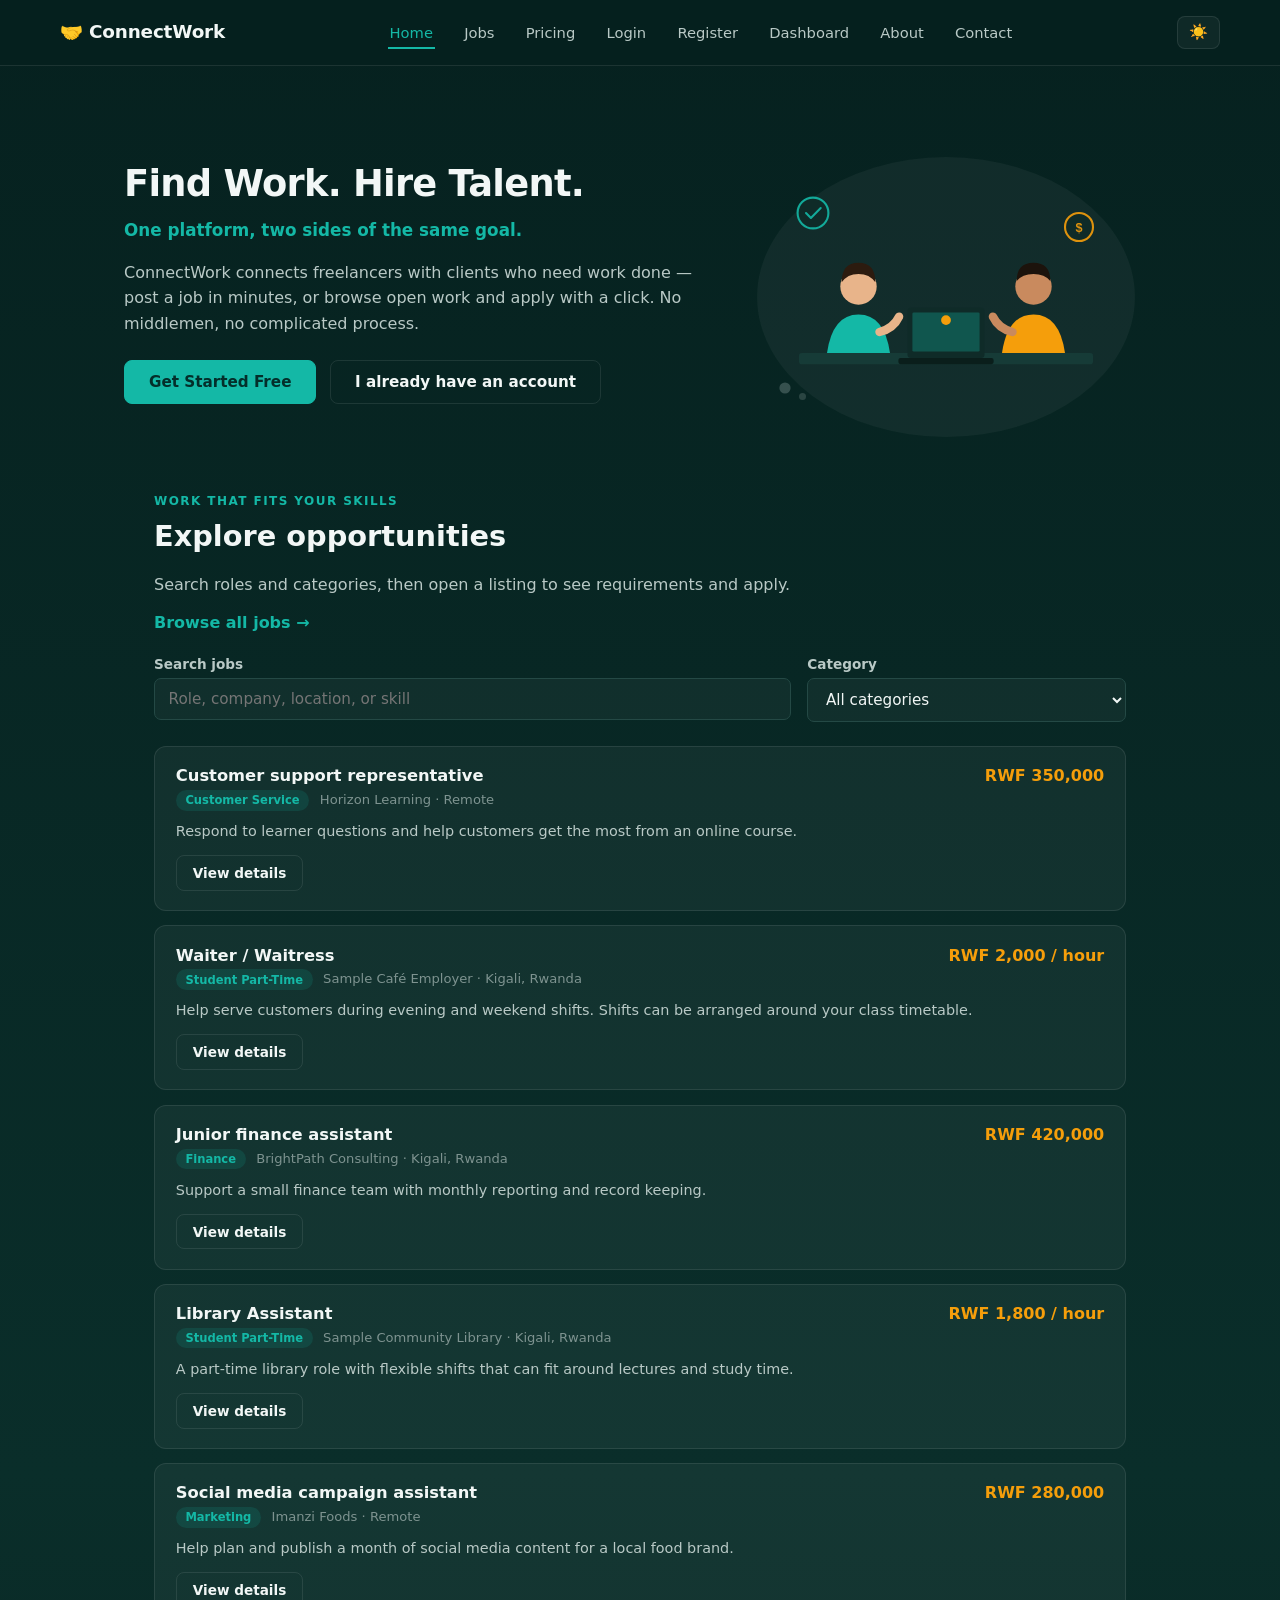
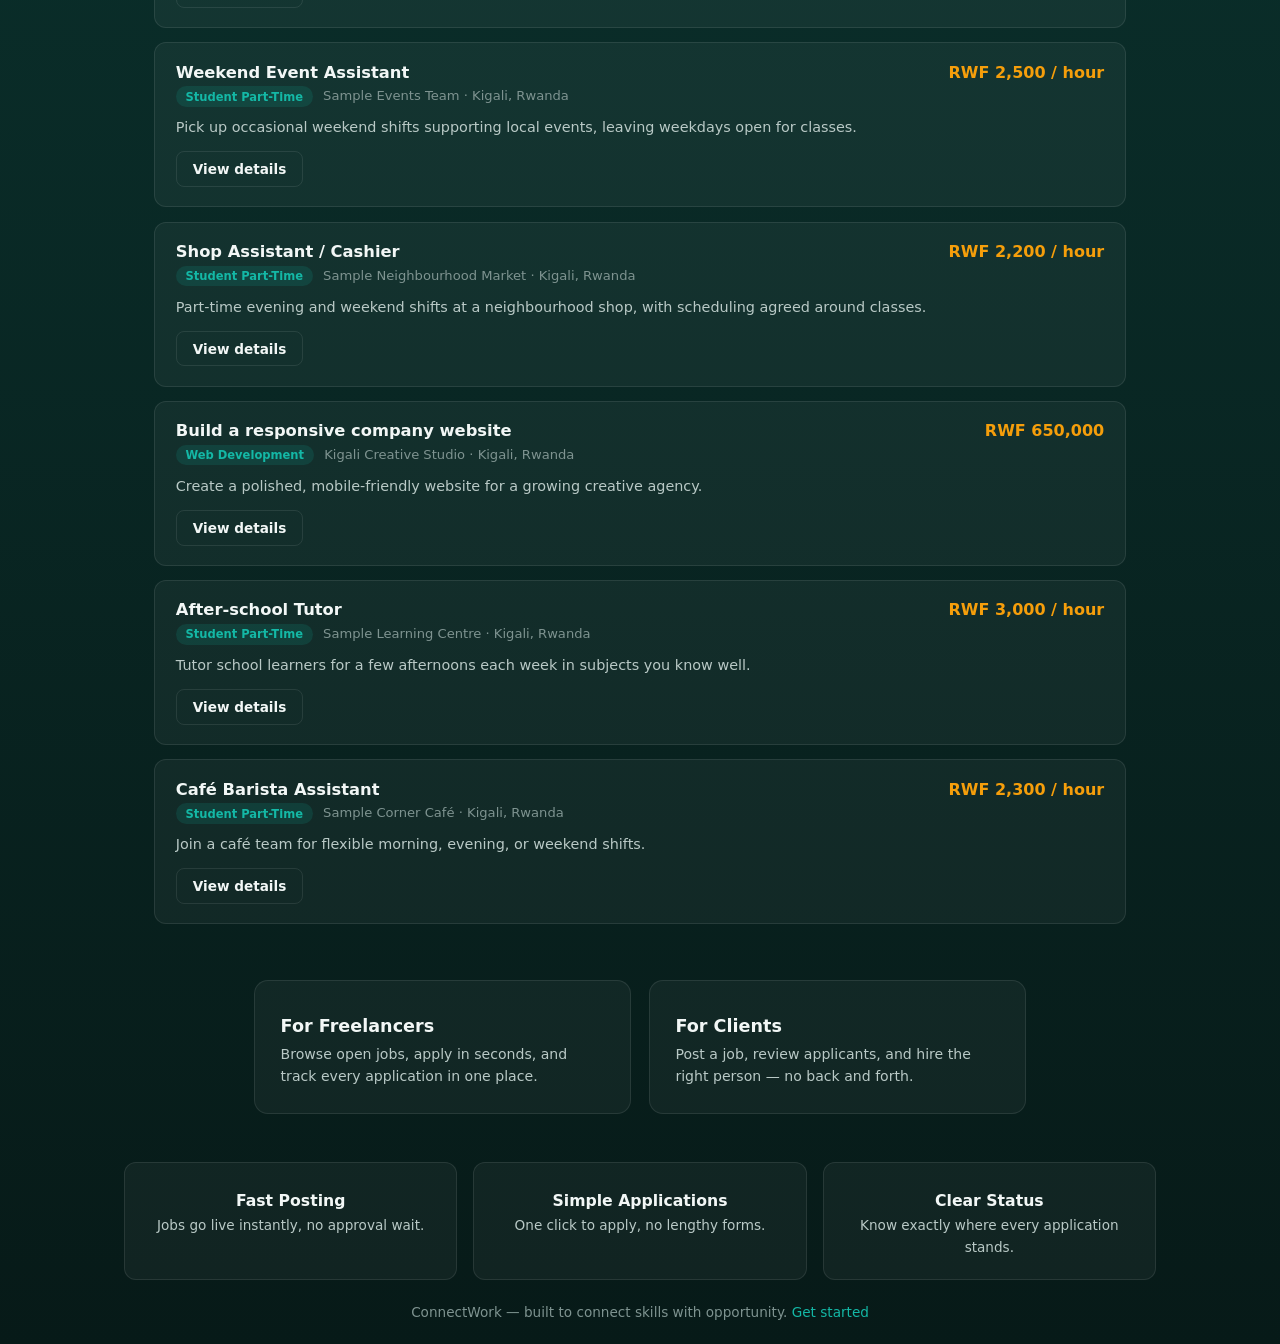
<file: index.html>
<!DOCTYPE html>
<html lang="en">
<head>
  <meta charset="UTF-8" />
  <meta name="viewport" content="width=device-width, initial-scale=1.0" />
  <title>ConnectWork — Find Work. Hire Talent.</title>
  <link rel="stylesheet" href="style.css" />
</head>
<body>
  <nav class="navbar">
    <div class="nav-container">
      <a href="index.html" class="nav-brand">🤝 ConnectWork</a>
      <ul class="nav-menu">
        <li><a href="index.html" class="active">Home</a></li>
        <li><a href="jobs.html">Jobs</a></li>
        <li><a href="pricing.html">Pricing</a></li>
        <li><a href="login.html">Login</a></li>
        <li><a href="register.html">Register</a></li>
        <li><a href="dashboard.html">Dashboard</a></li>
        <li><a href="about.html">About</a></li>
        <li><a href="contact.html">Contact</a></li>
      </ul>
      <button class="theme-toggle" id="themeToggle" title="Toggle theme" aria-label="Toggle color theme">🌙</button>
    </div>
  </nav>

  <section class="hero">
    <div class="hero-text">
      <h1>Find Work. Hire Talent.</h1>
      <p class="tagline">One platform, two sides of the same goal.</p>
      <p>
        ConnectWork connects freelancers with clients who need work done —
        post a job in minutes, or browse open work and apply with a click.
        No middlemen, no complicated process.
      </p>
      <div class="btn-row">
        <a href="register.html" class="btn">Get Started Free</a>
        <a href="login.html" class="btn btn-outline">I already have an account</a>
      </div>
    </div>

    <div class="hero-illustration-wrap">
      <svg class="hero-illustration" viewBox="0 0 600 460" xmlns="http://www.w3.org/2000/svg">
        <ellipse cx="300" cy="250" rx="270" ry="200" fill="var(--card-bg)" />

        <!-- desk/table -->
        <rect x="90" y="330" width="420" height="16" rx="4" fill="#163b37" />

        <!-- laptop center -->
        <rect x="245" y="265" width="110" height="72" rx="5" fill="#0f2b28" />
        <rect x="252" y="272" width="96" height="56" rx="2" fill="var(--primary)" opacity="0.3" />
        <rect x="232" y="337" width="136" height="9" rx="3" fill="#0a1e1b" />

        <!-- left person (freelancer) -->
        <circle cx="175" cy="235" r="26" fill="#e8b48a" />
        <path d="M151 229 q0 -28 24 -28 q24 0 24 28 q-8 -12 -24 -12 q-16 0 -24 12 z" fill="#2c1b0f" />
        <path d="M130 330 q8 -55 45 -55 q37 0 45 55 z" fill="var(--primary)" />
        <path d="M205 300 q20 -5 28 -22" stroke="#e8b48a" stroke-width="12" fill="none" stroke-linecap="round" />

        <!-- right person (client) -->
        <circle cx="425" cy="235" r="26" fill="#c98a5e" />
        <path d="M401 227 q0 -26 24 -26 q24 0 24 26 q-8 -10 -24 -10 q-16 0 -24 10 z" fill="#1c130c" />
        <path d="M380 330 q8 -55 45 -55 q37 0 45 55 z" fill="var(--accent)" />
        <path d="M395 300 q-20 -5 -28 -22" stroke="#c98a5e" stroke-width="12" fill="none" stroke-linecap="round" />

        <!-- handshake spark -->
        <circle cx="300" cy="283" r="7" fill="var(--accent)" />

        <!-- floating icons -->
        <g opacity="0.9">
          <circle cx="110" cy="130" r="22" fill="#0f2b28" stroke="var(--primary)" stroke-width="3" />
          <path d="M100 130 l7 7 l14 -14" stroke="var(--primary)" stroke-width="3" fill="none" stroke-linecap="round" stroke-linejoin="round" />
        </g>
        <g opacity="0.9">
          <circle cx="490" cy="150" r="20" fill="#0f2b28" stroke="var(--accent)" stroke-width="3" />
          <text x="490" y="157" font-size="18" text-anchor="middle" fill="var(--accent)" font-family="sans-serif" font-weight="700">$</text>
        </g>
        <circle cx="70" cy="380" r="8" fill="var(--text-muted)" opacity="0.4" />
        <circle cx="95" cy="392" r="5" fill="var(--text-muted)" opacity="0.3" />
      </svg>
    </div>
  </section>

  <section class="page-content page-wide home-jobs">
    <div class="page-intro">
      <p class="eyebrow">Work that fits your skills</p>
      <h2>Explore opportunities</h2>
      <p>Search roles and categories, then open a listing to see requirements and apply.</p>
      <a href="jobs.html" class="text-link">Browse all jobs →</a>
    </div>
    <div class="job-filters">
      <div class="form-group">
        <label for="jobSearch">Search jobs</label>
        <input id="jobSearch" type="search" placeholder="Role, company, location, or skill" />
      </div>
      <div class="form-group">
        <label for="categoryFilter">Category</label>
        <select id="categoryFilter"></select>
      </div>
    </div>
    <ul class="job-list" id="jobsList" aria-live="polite"></ul>
  </section>

  <div class="role-grid">
    <div class="role-card">
      <div class="role-icon"></div>
      <h3>For Freelancers</h3>
      <p>Browse open jobs, apply in seconds, and track every application in one place.</p>
    </div>
    <div class="role-card">
      <div class="role-icon"></div>
      <h3>For Clients</h3>
      <p>Post a job, review applicants, and hire the right person — no back and forth.</p>
    </div>
  </div>

  <div class="feature-grid">
    <div class="feature-card">
      <div class="emoji"></div>
      <h4>Fast Posting</h4>
      <p>Jobs go live instantly, no approval wait.</p>
    </div>
    <div class="feature-card">
      <div class="emoji"></div>
      <h4>Simple Applications</h4>
      <p>One click to apply, no lengthy forms.</p>
    </div>
    <div class="feature-card">
      <div class="emoji"></div>
      <h4>Clear Status</h4>
      <p>Know exactly where every application stands.</p>
    </div>
  </div>

  <footer>
    ConnectWork — built to connect skills with opportunity. <a href="register.html">Get started</a>
  </footer>

  <script src="app.js"></script>
</body>
</html>
</file>
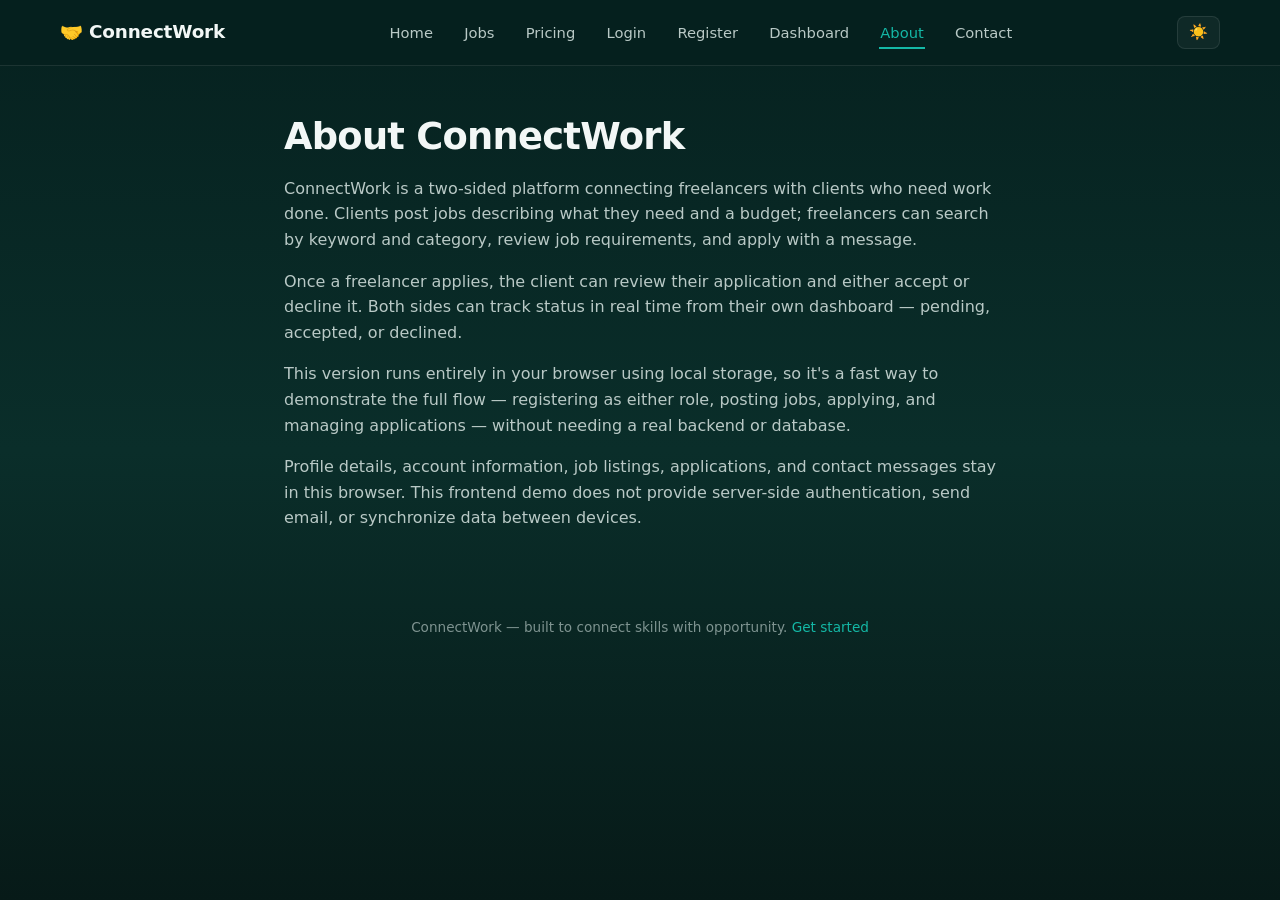
<file: about.html>
<!DOCTYPE html>
<html lang="en">
<head>
  <meta charset="UTF-8" />
  <meta name="viewport" content="width=device-width, initial-scale=1.0" />
  <title>ConnectWork — About</title>
  <link rel="stylesheet" href="style.css" />
</head>
<body>
  <nav class="navbar">
    <div class="nav-container">
      <a href="index.html" class="nav-brand">🤝 ConnectWork</a>
      <ul class="nav-menu">
        <li><a href="index.html">Home</a></li>
        <li><a href="jobs.html">Jobs</a></li>
        <li><a href="pricing.html">Pricing</a></li>
        <li><a href="login.html">Login</a></li>
        <li><a href="register.html">Register</a></li>
        <li><a href="dashboard.html">Dashboard</a></li>
        <li><a href="about.html" class="active">About</a></li>
        <li><a href="contact.html">Contact</a></li>
      </ul>
      <button class="theme-toggle" id="themeToggle" title="Toggle theme" aria-label="Toggle color theme">🌙</button>
    </div>
  </nav>

  <main class="page-content">
    <h1>About ConnectWork</h1>
    <p>
      ConnectWork is a two-sided platform connecting freelancers with clients
      who need work done. Clients post jobs describing what they need and a
      budget; freelancers can search by keyword and category, review job
      requirements, and apply with a message.
    </p>
    <p>
      Once a freelancer applies, the client can review their application and
      either accept or decline it. Both sides can track status in real time
      from their own dashboard — pending, accepted, or declined.
    </p>
    <p>
      This version runs entirely in your browser using local storage, so it's
      a fast way to demonstrate the full flow — registering as either role,
      posting jobs, applying, and managing applications — without needing a
      real backend or database.
    </p>
    <p>
      Profile details, account information, job listings, applications, and
      contact messages stay in this browser. This frontend demo does not
      provide server-side authentication, send email, or synchronize data
      between devices.
    </p>
  </main>

  <footer>
    ConnectWork — built to connect skills with opportunity. <a href="register.html">Get started</a>
  </footer>

  <script src="app.js"></script>
</body>
</html>
</file>
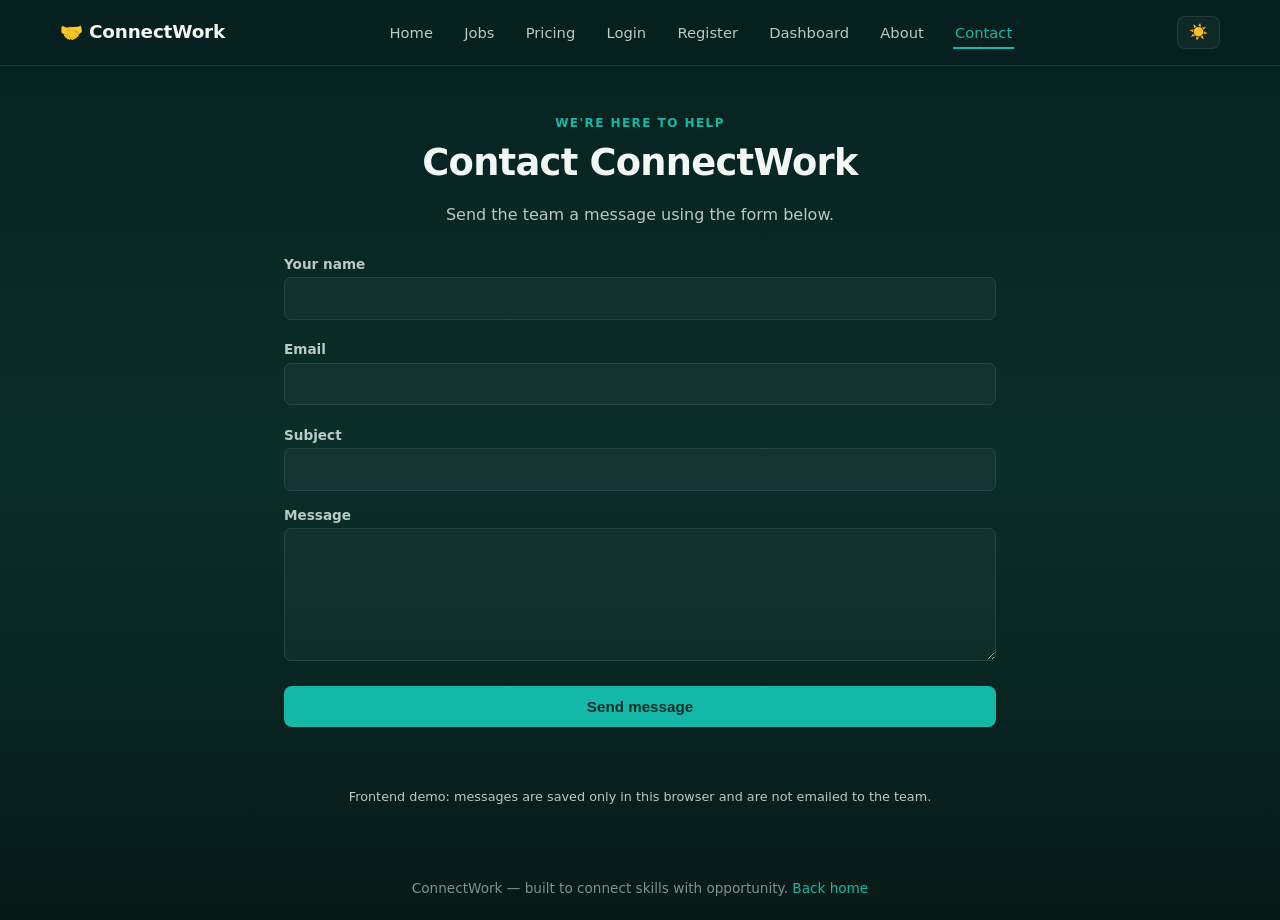
<file: contact.html>
<!DOCTYPE html>
<html lang="en">
<head>
  <meta charset="UTF-8" />
  <meta name="viewport" content="width=device-width, initial-scale=1.0" />
  <title>ConnectWork — Contact</title>
  <link rel="stylesheet" href="style.css" />
</head>
<body>
  <nav class="navbar">
    <div class="nav-container">
      <a href="index.html" class="nav-brand">🤝 ConnectWork</a>
      <ul class="nav-menu">
        <li><a href="index.html">Home</a></li>
        <li><a href="jobs.html">Jobs</a></li>
        <li><a href="pricing.html">Pricing</a></li>
        <li><a href="login.html">Login</a></li>
        <li><a href="register.html">Register</a></li>
        <li><a href="dashboard.html">Dashboard</a></li>
        <li><a href="about.html">About</a></li>
        <li><a href="contact.html" class="active">Contact</a></li>
      </ul>
      <button class="theme-toggle" id="themeToggle" title="Toggle theme" aria-label="Toggle color theme">🌙</button>
    </div>
  </nav>

  <main class="page-content center">
    <p class="eyebrow">We're here to help</p>
    <h1>Contact ConnectWork</h1>
    <p>Send the team a message using the form below.</p>
    <form class="auth-form form-wide" id="contactForm" novalidate>
      <div class="form-group">
        <label for="contactName">Your name</label>
        <input id="contactName" type="text" required maxlength="100" autocomplete="name" />
        <p class="error-text" id="contactNameError"></p>
      </div>
      <div class="form-group">
        <label for="contactEmail">Email</label>
        <input id="contactEmail" type="email" required maxlength="254" autocomplete="email" />
        <p class="error-text" id="contactEmailError"></p>
      </div>
      <div class="form-group">
        <label for="contactSubject">Subject</label>
        <input id="contactSubject" type="text" maxlength="120" />
      </div>
      <div class="form-group">
        <label for="contactMessage">Message</label>
        <textarea id="contactMessage" rows="6" required maxlength="2000"></textarea>
        <p class="error-text" id="contactMessageError"></p>
      </div>
      <button class="btn" type="submit">Send message</button>
      <p class="success-text" id="contactSuccess" role="status"></p>
      <p class="form-note">Frontend demo: messages are saved only in this browser and are not emailed to the team.</p>
    </form>
  </main>

  <footer>ConnectWork — built to connect skills with opportunity. <a href="index.html">Back home</a></footer>
  <script src="app.js"></script>
</body>
</html>
</file>
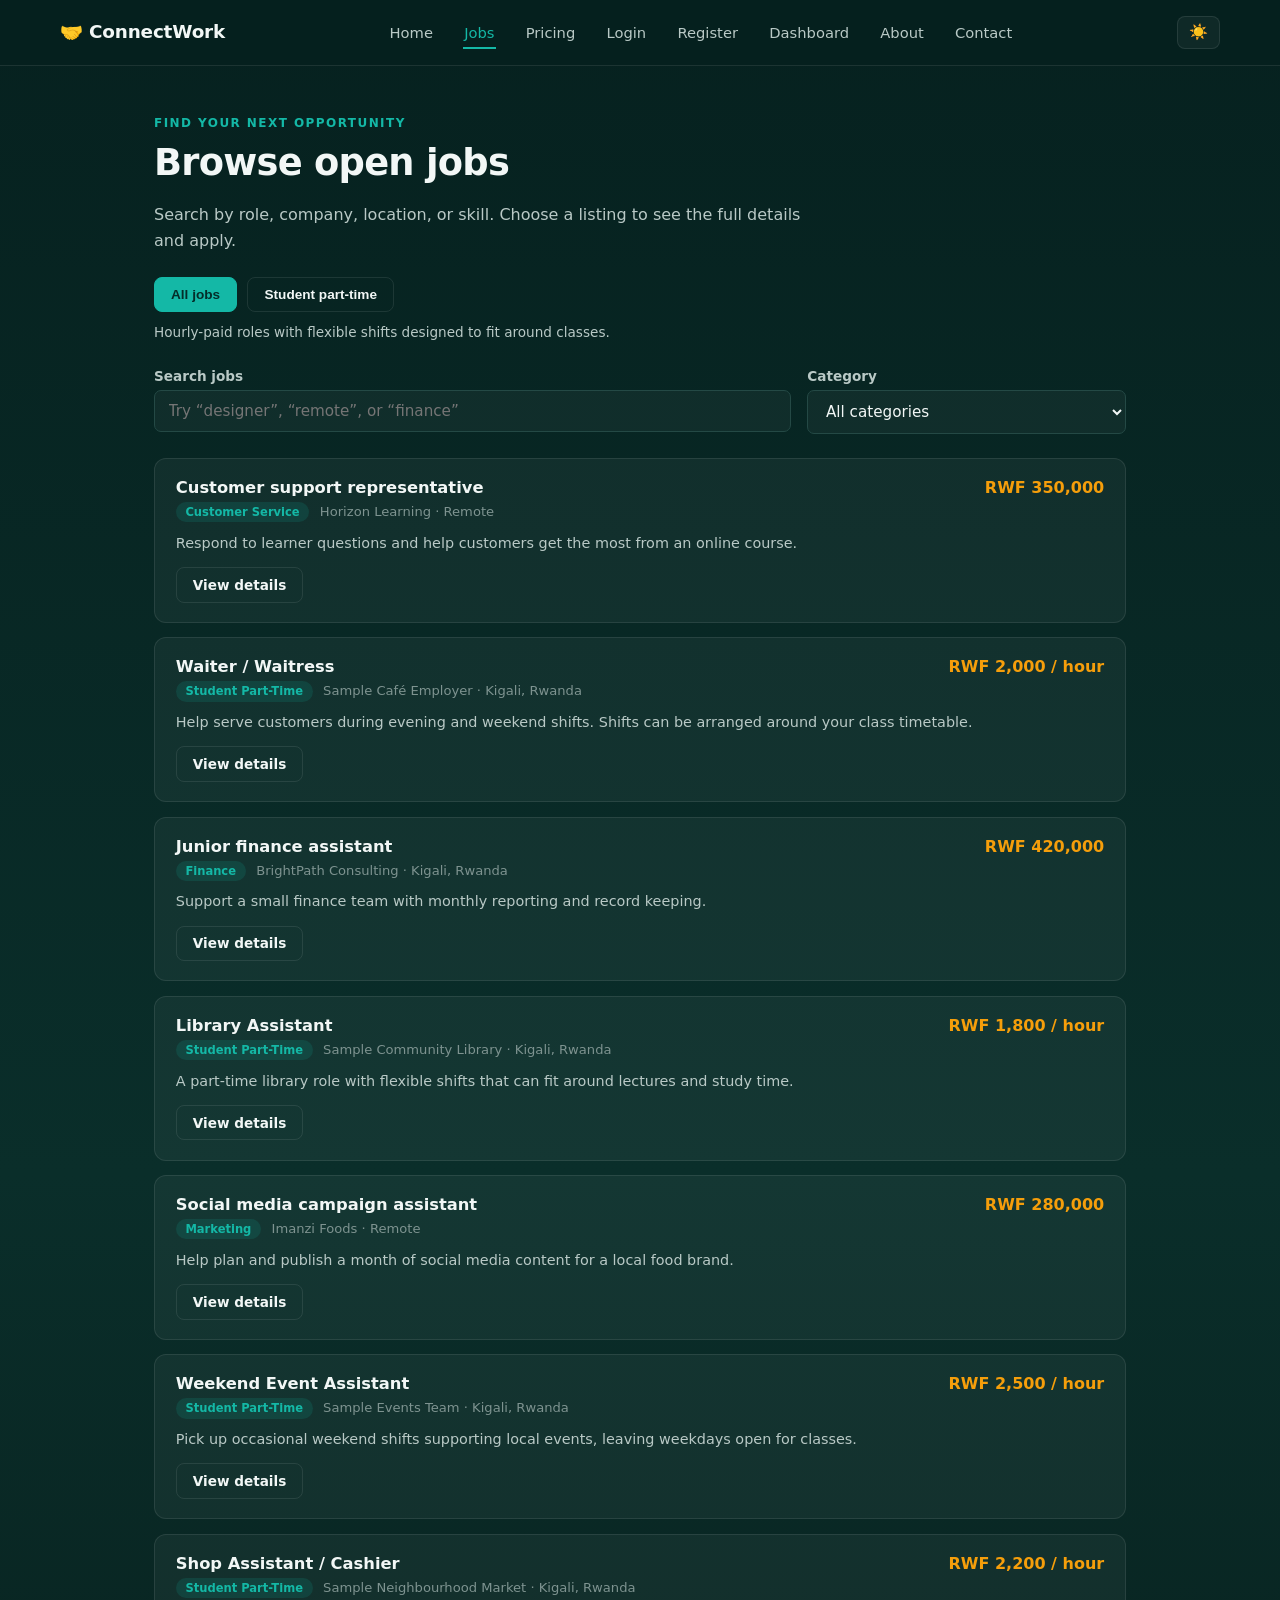
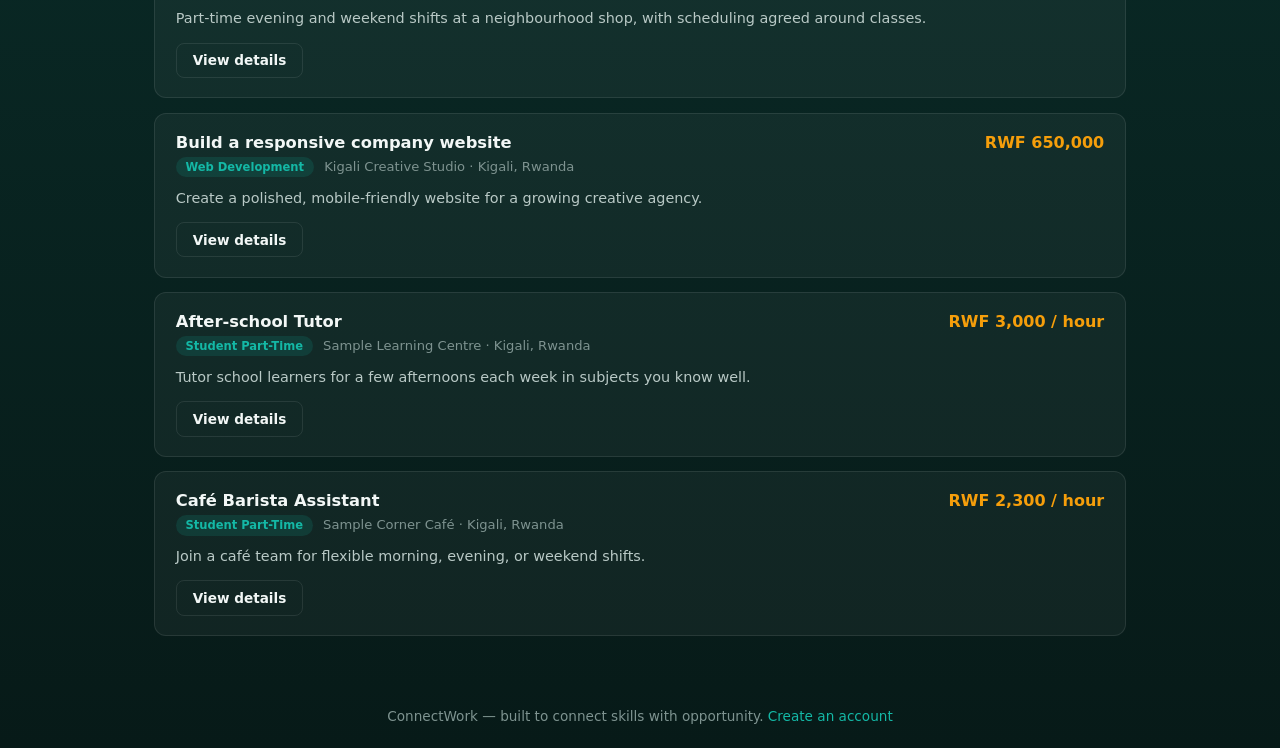
<file: jobs.html>
<!DOCTYPE html>
<html lang="en">
<head>
  <meta charset="UTF-8" />
  <meta name="viewport" content="width=device-width, initial-scale=1.0" />
  <meta name="description" content="Search ConnectWork job listings by keyword and category." />
  <title>ConnectWork — Browse Jobs</title>
  <link rel="stylesheet" href="style.css" />
</head>
<body>
  <nav class="navbar">
    <div class="nav-container">
      <a href="index.html" class="nav-brand">🤝 ConnectWork</a>
      <ul class="nav-menu">
        <li><a href="index.html">Home</a></li>
        <li><a href="jobs.html" class="active">Jobs</a></li>
        <li><a href="pricing.html">Pricing</a></li>
        <li><a href="login.html">Login</a></li>
        <li><a href="register.html">Register</a></li>
        <li><a href="dashboard.html">Dashboard</a></li>
        <li><a href="about.html">About</a></li>
        <li><a href="contact.html">Contact</a></li>
      </ul>
      <button class="theme-toggle" id="themeToggle" title="Toggle theme" aria-label="Toggle color theme">🌙</button>
    </div>
  </nav>

  <main class="page-content page-wide">
    <div class="page-intro">
      <p class="eyebrow">Find your next opportunity</p>
      <h1>Browse open jobs</h1>
      <p>Search by role, company, location, or skill. Choose a listing to see the full details and apply.</p>
    </div>
    <div class="job-type-toggle" role="group" aria-label="Filter job type">
      <button type="button" class="btn" id="allJobsButton" aria-pressed="true">All jobs</button>
      <button type="button" class="btn btn-outline" id="studentJobsButton" aria-pressed="false">Student part-time</button>
      <p>Hourly-paid roles with flexible shifts designed to fit around classes.</p>
    </div>
    <div class="job-filters" role="search">
      <div class="form-group">
        <label for="jobSearch">Search jobs</label>
        <input id="jobSearch" type="search" placeholder="Try “designer”, “remote”, or “finance”" />
      </div>
      <div class="form-group">
        <label for="categoryFilter">Category</label>
        <select id="categoryFilter"></select>
      </div>
    </div>
    <ul class="job-list" id="jobsList" aria-live="polite"></ul>
  </main>

  <footer>ConnectWork — built to connect skills with opportunity. <a href="register.html">Create an account</a></footer>
  <script src="app.js"></script>
</body>
</html>
</file>
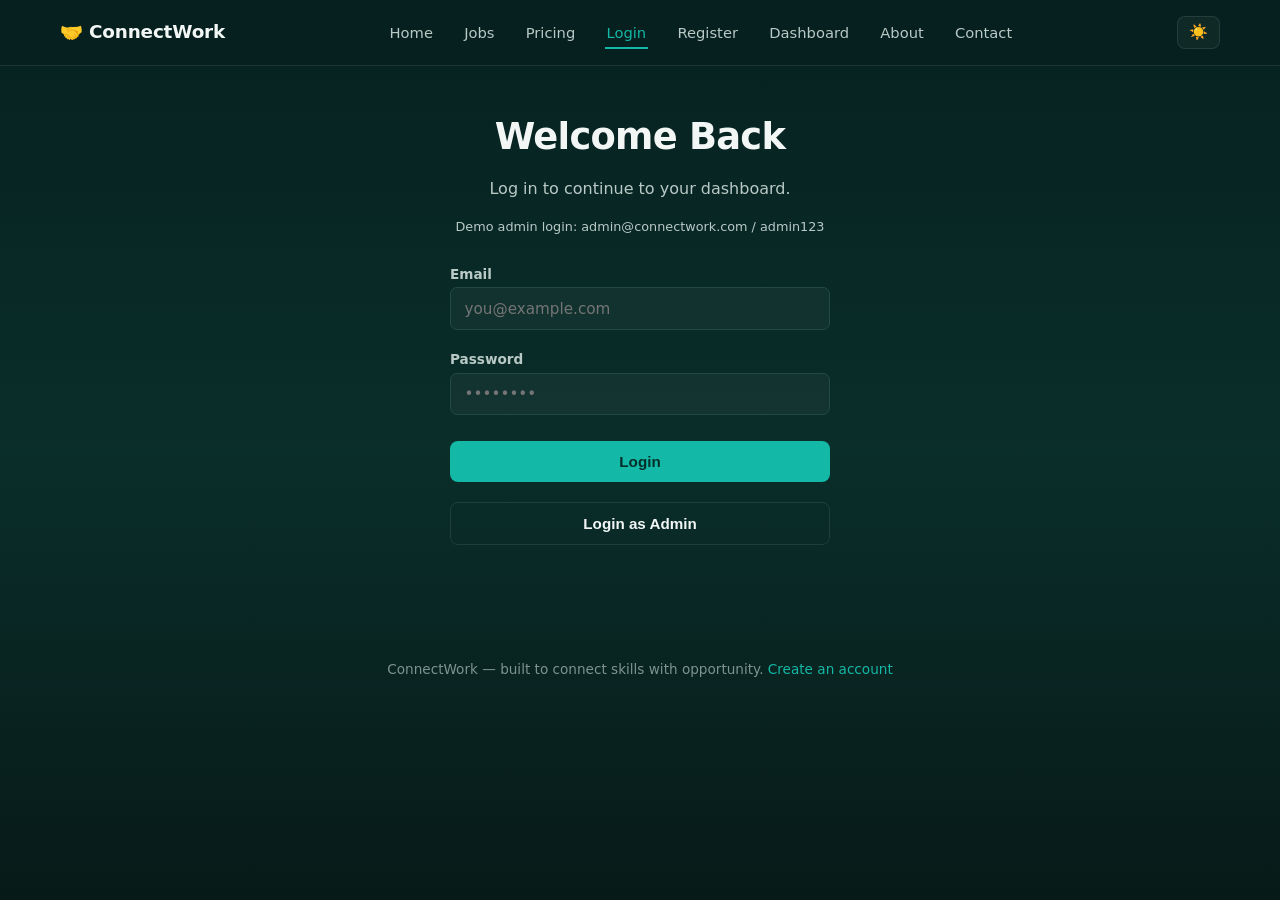
<file: login.html>
<!DOCTYPE html>
<html lang="en">
<head>
  <meta charset="UTF-8" />
  <meta name="viewport" content="width=device-width, initial-scale=1.0" />
  <title>ConnectWork — Login</title>
  <link rel="stylesheet" href="style.css" />
</head>
<body>
  <nav class="navbar">
    <div class="nav-container">
      <a href="index.html" class="nav-brand">🤝 ConnectWork</a>
      <ul class="nav-menu">
        <li><a href="index.html">Home</a></li>
        <li><a href="jobs.html">Jobs</a></li>
        <li><a href="pricing.html">Pricing</a></li>
        <li><a href="login.html" class="active">Login</a></li>
        <li><a href="register.html">Register</a></li>
        <li><a href="dashboard.html">Dashboard</a></li>
        <li><a href="about.html">About</a></li>
        <li><a href="contact.html">Contact</a></li>
      </ul>
      <button class="theme-toggle" id="themeToggle" title="Toggle theme" aria-label="Toggle color theme">🌙</button>
    </div>
  </nav>

  <main class="page-content center">
    <h1>Welcome Back</h1>
    <p>Log in to continue to your dashboard.</p>

    <p class="info-text">Demo admin login: admin@connectwork.com / admin123</p>
    <form class="auth-form" id="loginForm" novalidate>
      <div class="form-group">
        <label for="email">Email</label>
        <input id="email" type="email" placeholder="you@example.com" />
        <p class="error-text" id="emailError"></p>
      </div>

      <div class="form-group">
        <label for="password">Password</label>
        <input id="password" type="password" placeholder="••••••••" />
        <p class="error-text" id="passwordError"></p>
      </div>

      <button type="submit" class="btn">Login</button>
      <button type="button" class="btn btn-outline" id="adminLoginButton">Login as Admin</button>
      <p class="success-text" id="successMsg"></p>
    </form>
  </main>

  <footer>
    ConnectWork — built to connect skills with opportunity. <a href="register.html">Create an account</a>
  </footer>

  <script src="app.js"></script>
</body>
</html>
</file>
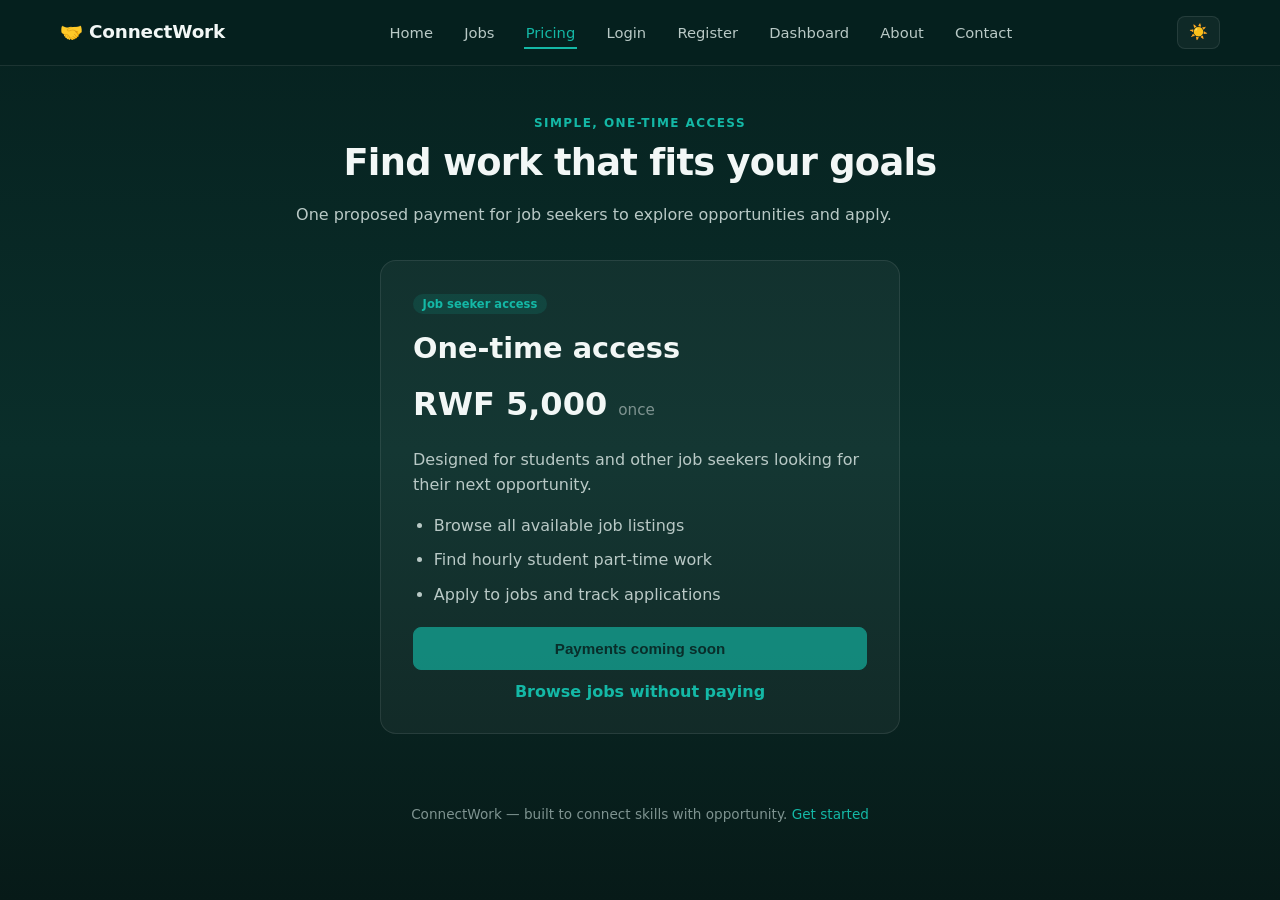
<file: pricing.html>
<!DOCTYPE html>
<html lang="en">
<head>
  <meta charset="UTF-8" />
  <meta name="viewport" content="width=device-width, initial-scale=1.0" />
  <meta name="description" content="See the proposed ConnectWork job-seeker access price." />
  <title>ConnectWork — Pricing</title>
  <link rel="stylesheet" href="style.css" />
</head>
<body>
  <nav class="navbar">
    <div class="nav-container">
      <a href="index.html" class="nav-brand">🤝 ConnectWork</a>
      <ul class="nav-menu">
        <li><a href="index.html">Home</a></li>
        <li><a href="jobs.html">Jobs</a></li>
        <li><a href="pricing.html" class="active">Pricing</a></li>
        <li><a href="login.html">Login</a></li>
        <li><a href="register.html">Register</a></li>
        <li><a href="dashboard.html">Dashboard</a></li>
        <li><a href="about.html">About</a></li>
        <li><a href="contact.html">Contact</a></li>
      </ul>
      <button class="theme-toggle" id="themeToggle" title="Toggle theme" aria-label="Toggle color theme">🌙</button>
    </div>
  </nav>

  <main class="page-content pricing-page">
    <div class="page-intro center">
      <p class="eyebrow">Simple, one-time access</p>
      <h1>Find work that fits your goals</h1>
      <p>One proposed payment for job seekers to explore opportunities and apply.</p>
    </div>

    <section class="pricing-card" aria-labelledby="pricingPlanTitle">
      <span class="job-tag">Job seeker access</span>
      <h2 id="pricingPlanTitle">One-time access</h2>
      <p class="pricing-price">RWF 5,000 <span>once</span></p>
      <p>Designed for students and other job seekers looking for their next opportunity.</p>
      <ul class="pricing-benefits">
        <li>Browse all available job listings</li>
        <li>Find hourly student part-time work</li>
        <li>Apply to jobs and track applications</li>
      </ul>
      <button class="btn pricing-button" type="button" disabled>Payments coming soon</button>
      <a class="pricing-browse-link" href="jobs.html">Browse jobs without paying</a>
    </section>
  </main>

  <footer>
    ConnectWork — built to connect skills with opportunity. <a href="register.html">Get started</a>
  </footer>

  <script src="app.js"></script>
</body>
</html>
</file>
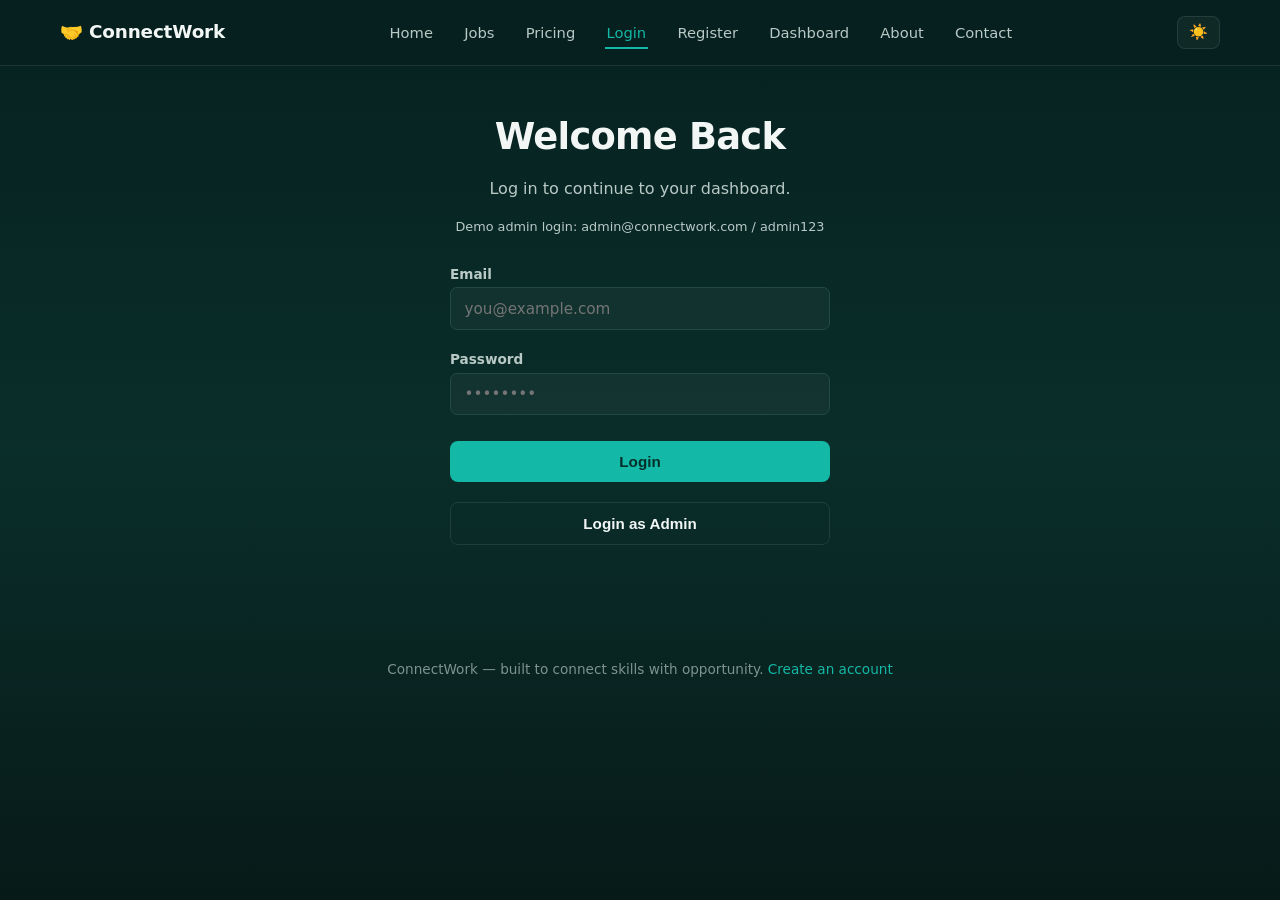
<file: profile.html>
<!DOCTYPE html>
<html lang="en">
<head>
  <meta charset="UTF-8" />
  <meta name="viewport" content="width=device-width, initial-scale=1.0" />
  <title>ConnectWork — Your Profile</title>
  <link rel="stylesheet" href="style.css" />
</head>
<body>
  <nav class="navbar">
    <div class="nav-container">
      <a href="index.html" class="nav-brand">🤝 ConnectWork</a>
      <ul class="nav-menu">
        <li><a href="index.html">Home</a></li>
        <li><a href="jobs.html">Jobs</a></li>
        <li><a href="pricing.html">Pricing</a></li>
        <li><a href="login.html">Login</a></li>
        <li><a href="register.html">Register</a></li>
        <li><a href="dashboard.html">Dashboard</a></li>
        <li><a href="about.html">About</a></li>
        <li><a href="contact.html">Contact</a></li>
      </ul>
      <button class="theme-toggle" id="themeToggle" title="Toggle theme" aria-label="Toggle color theme">🌙</button>
    </div>
  </nav>

  <main class="page-content">
    <a class="back-link" href="dashboard.html">← Back to dashboard</a>
    <p class="eyebrow">Make a great first impression</p>
    <h1>Your profile</h1>
    <p>Share your photo, skills, education, and experience with clients.</p>
    <form class="auth-form form-wide" id="profileForm">
      <div class="profile-photo-field">
        <img id="profilePhoto" class="profile-photo-preview" alt="Profile photo preview" hidden />
        <div class="form-group">
          <label for="profilePhotoInput">Profile photo</label>
          <input id="profilePhotoInput" type="file" accept="image/*" />
          <p class="form-note">Choose an image up to 1 MB. It stays in this browser.</p>
          <p class="error-text" id="profilePhotoError" role="alert"></p>
        </div>
      </div>
      <div class="form-group">
        <label for="profileName">Full name</label>
        <input id="profileName" type="text" required maxlength="100" />
        <p class="error-text" id="profileNameError"></p>
      </div>
      <div class="form-group">
        <label for="profileLocation">Location</label>
        <input id="profileLocation" type="text" maxlength="100" placeholder="City, country or Remote" />
      </div>
      <div class="form-group">
        <label for="profileSkills">Skills</label>
        <textarea id="profileSkills" rows="3" maxlength="1000" placeholder="Add skills separated by commas"></textarea>
      </div>
      <div class="form-group">
        <label for="profileEducation">Education</label>
        <textarea id="profileEducation" rows="3" maxlength="1000" placeholder="Schools, qualifications, or courses"></textarea>
      </div>
      <div class="form-group">
        <label for="profileExperience">Experience</label>
        <textarea id="profileExperience" rows="5" maxlength="2000" placeholder="Relevant work and projects"></textarea>
      </div>
      <button class="btn" type="submit">Save profile</button>
      <p class="success-text" id="profileSuccess" role="status"></p>
    </form>
  </main>

  <footer>ConnectWork — built to connect skills with opportunity. <a href="dashboard.html">Back to dashboard</a></footer>
  <script src="app.js"></script>
</body>
</html>
</file>
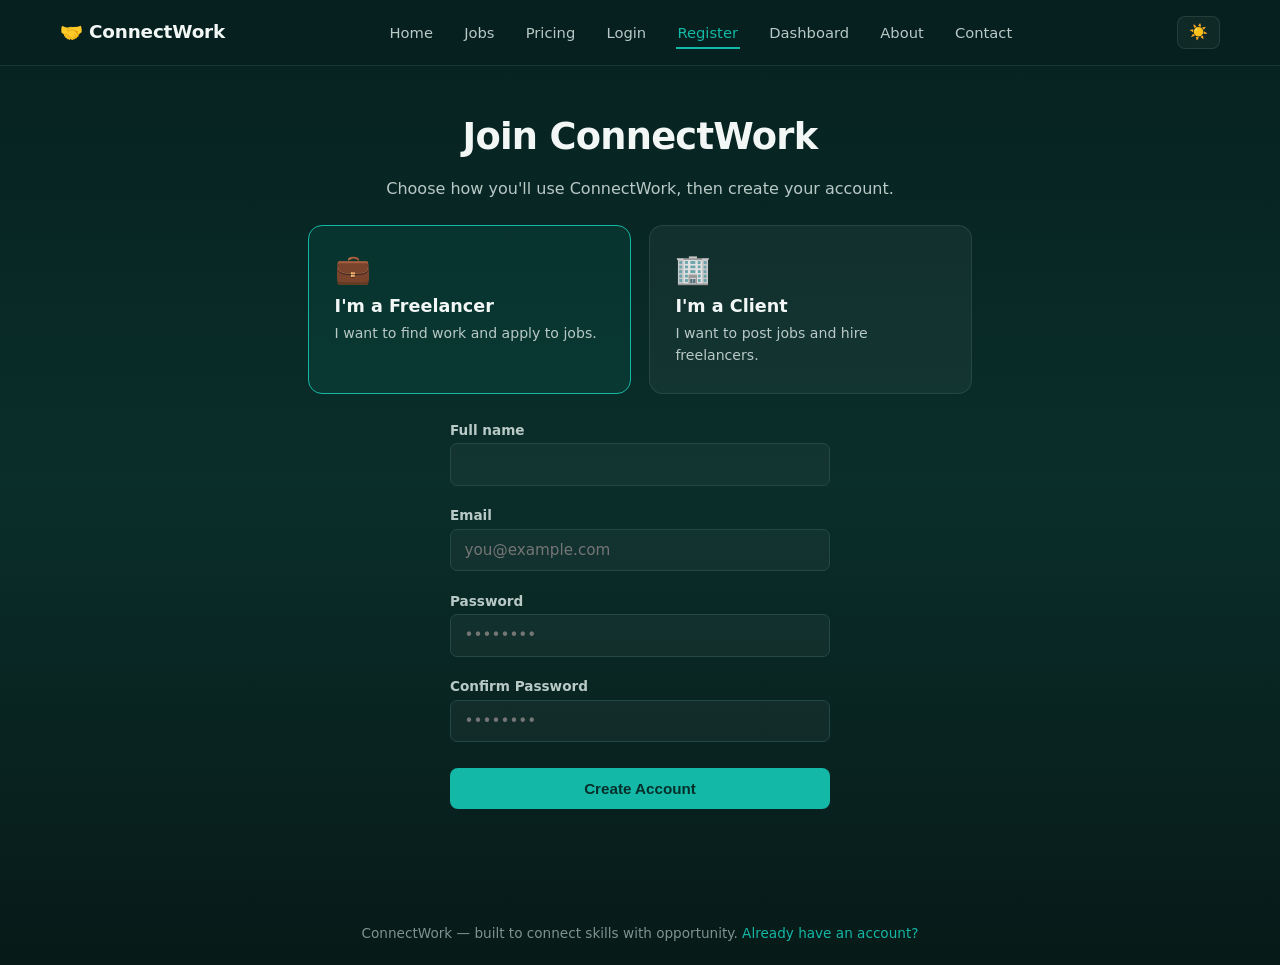
<file: register.html>
<!DOCTYPE html>
<html lang="en">
<head>
  <meta charset="UTF-8" />
  <meta name="viewport" content="width=device-width, initial-scale=1.0" />
  <title>ConnectWork — Register</title>
  <link rel="stylesheet" href="style.css" />
</head>
<body>
  <nav class="navbar">
    <div class="nav-container">
      <a href="index.html" class="nav-brand">🤝 ConnectWork</a>
      <ul class="nav-menu">
        <li><a href="index.html">Home</a></li>
        <li><a href="jobs.html">Jobs</a></li>
        <li><a href="pricing.html">Pricing</a></li>
        <li><a href="login.html">Login</a></li>
        <li><a href="register.html" class="active">Register</a></li>
        <li><a href="dashboard.html">Dashboard</a></li>
        <li><a href="about.html">About</a></li>
        <li><a href="contact.html">Contact</a></li>
      </ul>
      <button class="theme-toggle" id="themeToggle" title="Toggle theme" aria-label="Toggle color theme">🌙</button>
    </div>
  </nav>

  <main class="page-content center">
    <h1>Join ConnectWork</h1>
    <p>Choose how you'll use ConnectWork, then create your account.</p>

    <div class="role-grid" style="margin-top: 1.5rem;">
      <div class="role-card selected" id="roleFreelancer">
        <div class="role-icon">💼</div>
        <h3>I'm a Freelancer</h3>
        <p>I want to find work and apply to jobs.</p>
      </div>
      <div class="role-card" id="roleClient">
        <div class="role-icon">🏢</div>
        <h3>I'm a Client</h3>
        <p>I want to post jobs and hire freelancers.</p>
      </div>
    </div>

    <form class="auth-form" id="registerForm" novalidate>
      <div class="form-group">
        <label for="name">Full name</label>
        <input id="name" type="text" />
        <p class="error-text" id="nameError"></p>
      </div>

      <div class="form-group">
        <label for="email">Email</label>
        <input id="email" type="email" placeholder="you@example.com" />
        <p class="error-text" id="emailError"></p>
      </div>

      <div class="form-group">
        <label for="password">Password</label>
        <input id="password" type="password" placeholder="••••••••" />
        <p class="error-text" id="passwordError"></p>
      </div>

      <div class="form-group">
        <label for="confirmPassword">Confirm Password</label>
        <input id="confirmPassword" type="password" placeholder="••••••••" />
        <p class="error-text" id="confirmPasswordError"></p>
      </div>

      <button type="submit" class="btn">Create Account</button>
      <p class="success-text" id="successMsg"></p>
    </form>
  </main>

  <footer>
    ConnectWork — built to connect skills with opportunity. <a href="login.html">Already have an account?</a>
  </footer>

  <script src="app.js"></script>
</body>
</html>
</file>
<file: style.css>
* { box-sizing: border-box; }

:root {
  --bg-start: #06211f;
  --bg-mid: #0a2e2a;
  --bg-end: #071a18;
  --text-primary: #f2f7f6;
  --text-secondary: #b9c9c6;
  --text-muted: #7e9390;
  --navbar-bg: rgba(6, 33, 31, 0.92);
  --card-bg: rgba(255, 255, 255, 0.045);
  --card-border: rgba(255, 255, 255, 0.09);
  --input-bg: rgba(255, 255, 255, 0.035);
  --input-border: #244945;
  --primary: #14b8a6;
  --primary-hover: #0d9488;
  --primary-contrast: #042e2a;
  --accent: #f59e0b;
}

body[data-theme="light"] {
  --bg-start: #f3faf9;
  --bg-mid: #eafaf6;
  --bg-end: #ffffff;
  --text-primary: #0a2422;
  --text-secondary: #3f5a56;
  --text-muted: #6c827e;
  --navbar-bg: rgba(255, 255, 255, 0.92);
  --card-bg: rgba(10, 36, 34, 0.035);
  --card-border: rgba(10, 36, 34, 0.1);
  --input-bg: rgba(10, 36, 34, 0.03);
  --input-border: #cfe4e0;
  --primary: #0d9488;
  --primary-hover: #0f766e;
  --primary-contrast: #ffffff;
  --accent: #b45309;
}

body {
  margin: 0;
  font-family: -apple-system, 'Segoe UI', Roboto, system-ui, sans-serif;
  background: linear-gradient(180deg, var(--bg-start), var(--bg-mid), var(--bg-end));
  min-height: 100vh;
  color: var(--text-primary);
  transition: background 0.3s ease, color 0.3s ease;
}

/* ---- Navbar ---- */

.navbar {
  background-color: var(--navbar-bg);
  backdrop-filter: blur(8px);
  padding: 1rem 2rem;
  border-bottom: 1px solid var(--card-border);
  position: sticky;
  top: 0;
  z-index: 10;
}

.nav-container {
  position: relative;
  max-width: 1160px;
  margin: 0 auto;
  display: flex;
  justify-content: space-between;
  align-items: center;
  gap: 1rem;
  flex-wrap: wrap;
}

.nav-brand { font-weight: 800; font-size: 1.15rem; color: var(--text-primary); letter-spacing: -0.01em; text-decoration: none; display: flex; align-items: center; gap: 0.4rem; }
.nav-menu { list-style: none; display: flex; gap: 1.75rem; margin: 0; padding: 0; flex-wrap: wrap; }

.nav-menu li a {
  color: var(--text-secondary);
  text-decoration: none;
  font-weight: 500;
  font-size: 0.92rem;
  padding: 0.4rem 0.1rem;
  border-bottom: 2px solid transparent;
  transition: color 0.15s, border-color 0.15s;
}

.nav-menu li a:hover { color: var(--text-primary); }
.nav-menu li a.active { color: var(--primary); border-bottom: 2px solid var(--primary); }

.theme-toggle {
  background: var(--card-bg);
  border: 1px solid var(--card-border);
  border-radius: 8px;
  padding: 0.4rem 0.7rem;
  cursor: pointer;
  font-size: 0.95rem;
  color: var(--text-primary);
}

/* ---- Generic content ---- */

.page-content { padding: 3rem 1.5rem; max-width: 760px; margin: 0 auto; }
.page-content.page-wide { max-width: 1020px; }
.center { text-align: center; }

h1 { font-size: 2.3rem; line-height: 1.25; font-weight: 800; letter-spacing: -0.02em; margin: 0 0 0.6rem; color: var(--text-primary); }
h2 { font-size: 1.8rem; line-height: 1.3; margin: 0 0 0.6rem; color: var(--text-primary); }
@media (max-width: 600px) { h1 { font-size: 1.8rem; } }

.tagline { margin: 0 0 1rem; font-weight: 600; color: var(--primary); font-size: 1.05rem; }
p { line-height: 1.6; color: var(--text-secondary); }
.eyebrow { margin: 0 0 0.45rem; text-transform: uppercase; letter-spacing: 0.12em; font-size: 0.75rem; font-weight: 800; color: var(--primary); }
.page-intro { margin-bottom: 1.5rem; }
.page-intro p:last-of-type { max-width: 680px; }
.text-link, .back-link { color: var(--primary); font-weight: 700; text-decoration: none; }
.text-link:hover, .back-link:hover { text-decoration: underline; }
.back-link { display: inline-block; margin-bottom: 1.25rem; }

.btn {
  padding: 0.75rem 1.5rem;
  border-radius: 8px;
  background-color: var(--primary);
  color: var(--primary-contrast);
  text-decoration: none;
  font-weight: 700;
  font-size: 0.95rem;
  border: 1.5px solid var(--primary);
  cursor: pointer;
  transition: background-color 0.15s, transform 0.1s;
  display: inline-block;
}
.btn:hover { background-color: var(--primary-hover); border-color: var(--primary-hover); transform: translateY(-1px); }
.btn-outline { background: transparent; color: var(--text-primary); border-color: var(--card-border); }
.btn-outline:hover { background: var(--card-bg); border-color: var(--text-muted); }
.btn-accent { background: var(--accent); border-color: var(--accent); color: #2a1a02; }
.btn-accent:hover { filter: brightness(1.08); }

.btn-row { display: flex; justify-content: center; gap: 0.85rem; flex-wrap: wrap; margin-top: 1.5rem; }

/* ---- Hero ---- */

.hero {
  display: flex;
  align-items: center;
  gap: 2.5rem;
  max-width: 1080px;
  margin: 0 auto;
  padding: 3.5rem 1.5rem 1rem;
}
.hero-text { flex: 1 1 360px; }
.hero-text .btn-row { justify-content: flex-start; }
.hero-illustration-wrap { flex: 0 1 420px; }
.hero-illustration { width: 100%; height: auto; display: block; }

@media (max-width: 820px) {
  .hero { flex-direction: column; text-align: center; padding: 2.5rem 1.25rem 0.5rem; gap: 2rem; }
  .hero-text .btn-row { justify-content: center; }
  .hero-illustration-wrap { max-width: 320px; }
}

/* ---- Role cards (used on Home + Register) ---- */

.role-grid { display: grid; grid-template-columns: repeat(auto-fit, minmax(220px, 1fr)); gap: 1.1rem; margin: 2.5rem auto 0; max-width: 820px; padding: 0 1.5rem; }
.role-card { background: var(--card-bg); border: 1px solid var(--card-border); border-radius: 14px; padding: 1.6rem; text-align: left; transition: border-color 0.15s, transform 0.15s; cursor: pointer; }
.role-card:hover { border-color: var(--primary); transform: translateY(-3px); }
.role-card.selected { border-color: var(--primary); background: rgba(20, 184, 166, 0.08); }
.role-icon { font-size: 1.8rem; margin-bottom: 0.6rem; }
.role-card h3 { margin: 0 0 0.4rem; font-size: 1.1rem; }
.role-card p { margin: 0; font-size: 0.88rem; }

/* ---- Features on home ---- */

.feature-grid { display: grid; grid-template-columns: repeat(auto-fit, minmax(180px, 1fr)); gap: 1rem; max-width: 1080px; margin: 3rem auto 0; padding: 0 1.5rem; }
.feature-card { background: var(--card-bg); border: 1px solid var(--card-border); border-radius: 12px; padding: 1.25rem; text-align: center; }
.feature-card .emoji { font-size: 1.6rem; margin-bottom: 0.5rem; }
.feature-card h4 { margin: 0 0 0.3rem; font-size: 0.98rem; }
.feature-card p { margin: 0; font-size: 0.85rem; }

/* ---- Forms ---- */

.auth-form { display: flex; flex-direction: column; gap: 1rem; max-width: 380px; margin: 1.75rem auto 0; text-align: left; }
.form-group { display: flex; flex-direction: column; gap: 0.35rem; }
.form-group label { font-size: 0.85rem; font-weight: 600; color: var(--text-secondary); }

.auth-form input, .auth-form select, .auth-form textarea {
  padding: 0.7rem 0.85rem;
  border-radius: 7px;
  border: 1.5px solid var(--input-border);
  background-color: var(--input-bg);
  color: var(--text-primary);
  font-size: 0.95rem;
  outline: none;
  transition: border-color 0.15s;
  font-family: inherit;
}
.job-filters input, .job-filters select {
  width: 100%;
  padding: 0.7rem 0.85rem;
  border-radius: 7px;
  border: 1.5px solid var(--input-border);
  background-color: var(--input-bg);
  color: var(--text-primary);
  font-size: 0.95rem;
  font-family: inherit;
}
.job-filters input:focus, .job-filters select:focus { outline: 2px solid var(--primary); outline-offset: 1px; }
.job-filters option, .auth-form option { background: var(--bg-mid); color: var(--text-primary); }
.auth-form input:focus, .auth-form select:focus, .auth-form textarea:focus { border-color: var(--primary); }
.auth-form input.input-error { border-color: #f87171; }
.auth-form textarea { resize: vertical; min-height: 80px; }

.error-text { color: #f87171; font-size: 0.8rem; margin: 0; }
.success-text { color: #34d399; font-size: 0.9rem; text-align: center; margin-top: 0.85rem; }
.info-text { color: var(--text-secondary); font-size: 0.8rem; text-align: center; margin: 0.75rem 0 0; }
.auth-form button { border: none; cursor: pointer; margin-top: 0.25rem; }
.auth-form button.btn-outline { border: 1.5px solid var(--card-border); }
.form-wide { max-width: 760px; }
.form-grid { display: grid; grid-template-columns: repeat(2, minmax(0, 1fr)); gap: 1rem; }
.form-note { margin: 0; font-size: 0.8rem; text-align: center; }

/* ---- Dashboard stat cards ---- */

.stat-grid { display: grid; grid-template-columns: repeat(auto-fit, minmax(130px, 1fr)); gap: 0.85rem; margin: 1.25rem 0 1.75rem; }
.stat-card { background: var(--card-bg); border: 1px solid var(--card-border); border-radius: 10px; padding: 1.1rem; text-align: center; }
.stat-card h3 { margin: 0 0 0.3rem; color: var(--primary); font-size: 1.35rem; }
.stat-card p { margin: 0; font-size: 0.82rem; }

.dashboard-profile { overflow: hidden; margin: 1.5rem 0; border: 1px solid var(--card-border); border-radius: 16px; background: var(--card-bg); }
.dashboard-profile-cover { min-height: 190px; padding: 1.5rem; display: flex; align-items: center; gap: 1.25rem; position: relative; background: radial-gradient(ellipse at 82% 18%, rgba(20, 184, 166, 0.28), transparent 36%), linear-gradient(120deg, rgba(9, 55, 49, 0.96), rgba(10, 46, 42, 0.78)); }
body[data-theme="light"] .dashboard-profile-cover { background: radial-gradient(ellipse at 82% 18%, rgba(20, 184, 166, 0.24), transparent 36%), linear-gradient(120deg, #d9f3ee, #edf9f6); }
.profile-avatar { width: 88px; height: 88px; flex: 0 0 88px; display: grid; place-items: center; overflow: hidden; border: 3px solid rgba(255, 255, 255, 0.7); border-radius: 50%; background: var(--primary); color: var(--primary-contrast); font-size: 1.7rem; font-weight: 800; box-shadow: 0 6px 20px rgba(0, 0, 0, 0.18); }
.profile-avatar-image { width: 100%; height: 100%; object-fit: cover; }
.profile-cover-copy { min-width: 0; }
.profile-cover-copy .eyebrow { margin-bottom: 0.2rem; }
.profile-cover-copy h2 { margin-bottom: 0.2rem; overflow-wrap: anywhere; }
.profile-cover-copy p:last-child { margin: 0; }
.profile-edit-link { margin-left: auto; }
.dashboard-profile-details { display: grid; grid-template-columns: repeat(2, minmax(0, 1fr)); gap: 1.25rem 2rem; padding: 1.4rem 1.5rem; }
.dashboard-profile-details h3 { margin: 0 0 0.35rem; font-size: 0.92rem; color: var(--text-primary); }
.dashboard-profile-details p { margin: 0; font-size: 0.88rem; white-space: pre-line; overflow-wrap: anywhere; }
.profile-skill-list { display: flex; gap: 0.4rem; flex-wrap: wrap; }
.profile-photo-field { display: flex; align-items: center; gap: 1rem; }
.profile-photo-preview { width: 88px; height: 88px; flex: 0 0 88px; object-fit: cover; border: 2px solid var(--card-border); border-radius: 50%; }
.profile-photo-preview[hidden] { display: none; }
.profile-photo-field .form-group { flex: 1; }

/* ---- Job cards ---- */

.job-list { list-style: none; padding: 0; margin: 0; display: flex; flex-direction: column; gap: 0.9rem; }

.job-card {
  background: var(--card-bg);
  border: 1px solid var(--card-border);
  border-radius: 12px;
  padding: 1.2rem 1.3rem;
  text-align: left;
}
.job-card:hover { border-color: rgba(20, 184, 166, 0.45); }
.job-actions { display: flex; align-items: center; gap: 0.65rem; flex-wrap: wrap; }
.job-actions .btn { padding: 0.55rem 1rem; font-size: 0.85rem; }
.job-type-toggle { display: flex; align-items: center; gap: 0.65rem; flex-wrap: wrap; margin: 1.25rem 0 0.5rem; }
.job-type-toggle .btn { padding: 0.55rem 1rem; font-size: 0.85rem; }
.job-type-toggle p { flex-basis: 100%; margin: 0; font-size: 0.85rem; }
#jobCategoryGroup[hidden] { display: none; }
.job-filters { display: grid; grid-template-columns: minmax(0, 2fr) minmax(200px, 1fr); gap: 1rem; margin: 1.5rem 0; }
.job-detail-card { padding: 1.5rem; border: 1px solid var(--card-border); border-radius: 14px; background: var(--card-bg); }
.job-detail-card h1 { margin-top: 0.65rem; }
.job-detail-card .job-meta { margin-top: 0.6rem; }
.job-detail-card .auth-form { max-width: 100%; }
.application-letter { margin: 0.4rem 0 0; font-size: 0.85rem; white-space: pre-wrap; }
.dashboard-actions { display: flex; gap: 0.7rem; flex-wrap: wrap; margin: 1rem 0 1.75rem; }
.dashboard-actions .btn { margin-top: 0; }
.home-jobs { padding-top: 2rem; padding-bottom: 1rem; }

.job-card-top { display: flex; justify-content: space-between; align-items: flex-start; gap: 1rem; flex-wrap: wrap; }
.job-title { font-weight: 700; font-size: 1.02rem; margin: 0 0 0.3rem; }
.job-meta { font-size: 0.82rem; color: var(--text-muted); margin: 0 0 0.6rem; }
.job-desc { font-size: 0.9rem; color: var(--text-secondary); margin: 0 0 0.8rem; line-height: 1.55; }
.job-budget { font-weight: 700; color: var(--accent); font-size: 1rem; white-space: nowrap; }

.job-tag { display: inline-block; font-size: 0.72rem; font-weight: 700; padding: 0.2rem 0.6rem; border-radius: 20px; background: rgba(20, 184, 166, 0.14); color: var(--primary); margin-right: 0.4rem; }

.status-badge { display: inline-block; font-size: 0.72rem; font-weight: 700; padding: 0.2rem 0.6rem; border-radius: 20px; }
.status-pending { background: rgba(245, 158, 11, 0.16); color: var(--accent); }
.status-accepted { background: rgba(52, 211, 153, 0.15); color: #34d399; }
.status-declined { background: rgba(248, 113, 113, 0.15); color: #f87171; }
.status-admin { background: rgba(99, 102, 241, 0.15); color: #818cf8; }
.status-client { background: rgba(59, 130, 246, 0.12); color: #60a5fa; }
.status-freelancer { background: rgba(20, 184, 166, 0.12); color: var(--primary); }

.table-wrap { overflow-x: auto; margin: 0 0 1.5rem; }
.admin-table { width: 100%; border-collapse: collapse; background: var(--card-bg); border: 1px solid var(--card-border); border-radius: 12px; overflow: hidden; }
.admin-table th, .admin-table td { padding: 0.8rem 0.9rem; border-bottom: 1px solid var(--card-border); text-align: left; font-size: 0.88rem; }
.admin-table th { background: rgba(20, 184, 166, 0.08); color: var(--text-primary); font-weight: 700; }
.admin-table tr:last-child td { border-bottom: none; }

.applicant-row { display: flex; justify-content: space-between; align-items: center; padding: 0.6rem 0; border-top: 1px solid var(--card-border); font-size: 0.88rem; }
.applicant-row:first-of-type { border-top: none; }
.applicant-actions { display: flex; gap: 0.4rem; }
.applicant-actions button { padding: 0.3rem 0.65rem; border-radius: 6px; border: 1px solid var(--card-border); background: var(--input-bg); color: var(--text-primary); font-size: 0.78rem; cursor: pointer; font-weight: 600; }
.applicant-actions button.accept { background: rgba(52, 211, 153, 0.15); border-color: transparent; color: #34d399; }
.applicant-actions button.decline { background: rgba(248, 113, 113, 0.15); border-color: transparent; color: #f87171; }

.empty-note { color: var(--text-muted); font-size: 0.9rem; text-align: center; padding: 1.5rem 0; }

.insight-box { background: var(--card-bg); border: 1px solid var(--card-border); border-left: 3px solid var(--primary); border-radius: 8px; padding: 0.9rem 1rem; margin: 1.25rem 0; text-align: left; font-size: 0.9rem; color: var(--text-secondary); }

.pricing-page { max-width: 820px; }
.pricing-card { max-width: 520px; margin: 2rem auto 0; padding: 2rem; border: 1px solid var(--card-border); border-radius: 16px; background: var(--card-bg); }
.pricing-card h2 { margin-top: 1rem; }
.pricing-price { margin: 0.75rem 0; color: var(--text-primary); font-size: 2rem; font-weight: 800; }
.pricing-price span { color: var(--text-muted); font-size: 0.95rem; font-weight: 500; }
.pricing-benefits { display: grid; gap: 0.65rem; padding-left: 1.3rem; color: var(--text-secondary); line-height: 1.5; }
.pricing-button { width: 100%; margin: 0.25rem 0 0.75rem; opacity: 0.65; cursor: not-allowed; }
.pricing-browse-link { display: block; color: var(--primary); text-align: center; font-weight: 700; text-decoration: none; }
.pricing-browse-link:hover { text-decoration: underline; }

.section-heading { font-size: 1.15rem; font-weight: 700; margin: 2rem 0 0.75rem; color: var(--text-primary); }

footer { text-align: center; padding: 1.5rem; color: var(--text-muted); font-size: 0.85rem; }
footer a { color: var(--primary); text-decoration: none; }
footer a:hover { text-decoration: underline; }

/* ---- Responsive ---- */

@media (max-width: 768px) {
  .nav-container { flex-direction: column; align-items: flex-start; gap: 0.75rem; }
  .nav-menu { width: 100%; justify-content: center; gap: 1.1rem; font-size: 0.88rem; }
  .theme-toggle { position: absolute; top: 1rem; right: 1.5rem; }
  .auth-form { max-width: 100%; }
  .job-card-top { flex-direction: column; }
  .job-filters { grid-template-columns: 1fr; }
  .dashboard-profile-cover { align-items: flex-start; flex-wrap: wrap; }
  .profile-edit-link { margin-left: 0; }
}

@media (max-width: 480px) {
  .nav-brand { font-size: 1rem; }
  .nav-menu { gap: 0.75rem; font-size: 0.8rem; }
  .btn-row { flex-direction: column; align-items: stretch; }
  .applicant-row { flex-direction: column; align-items: flex-start; gap: 0.4rem; }
  .form-grid { grid-template-columns: 1fr; }
  .job-detail-card { padding: 1rem; }
  .dashboard-actions .btn { width: 100%; text-align: center; }
  .dashboard-profile-details { grid-template-columns: 1fr; }
  .profile-avatar { width: 68px; height: 68px; flex-basis: 68px; font-size: 1.35rem; }
}
</file>
